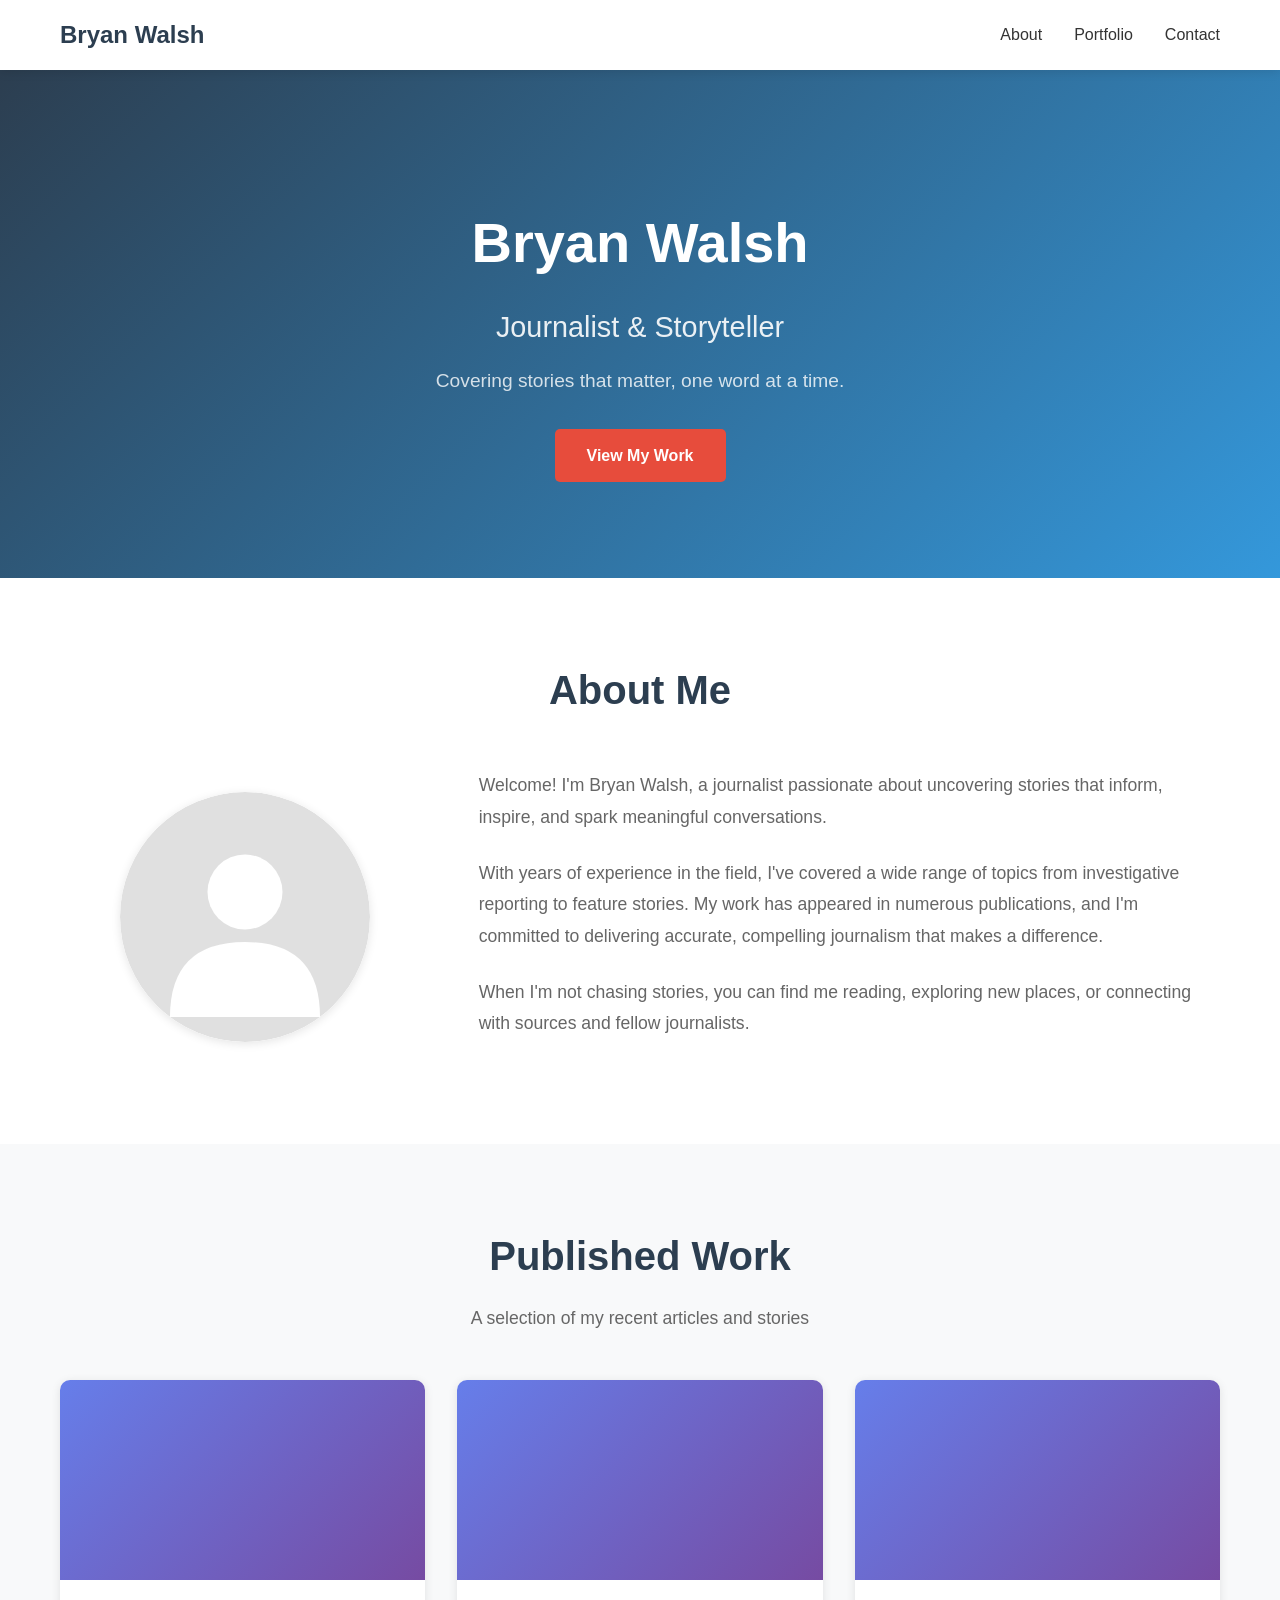
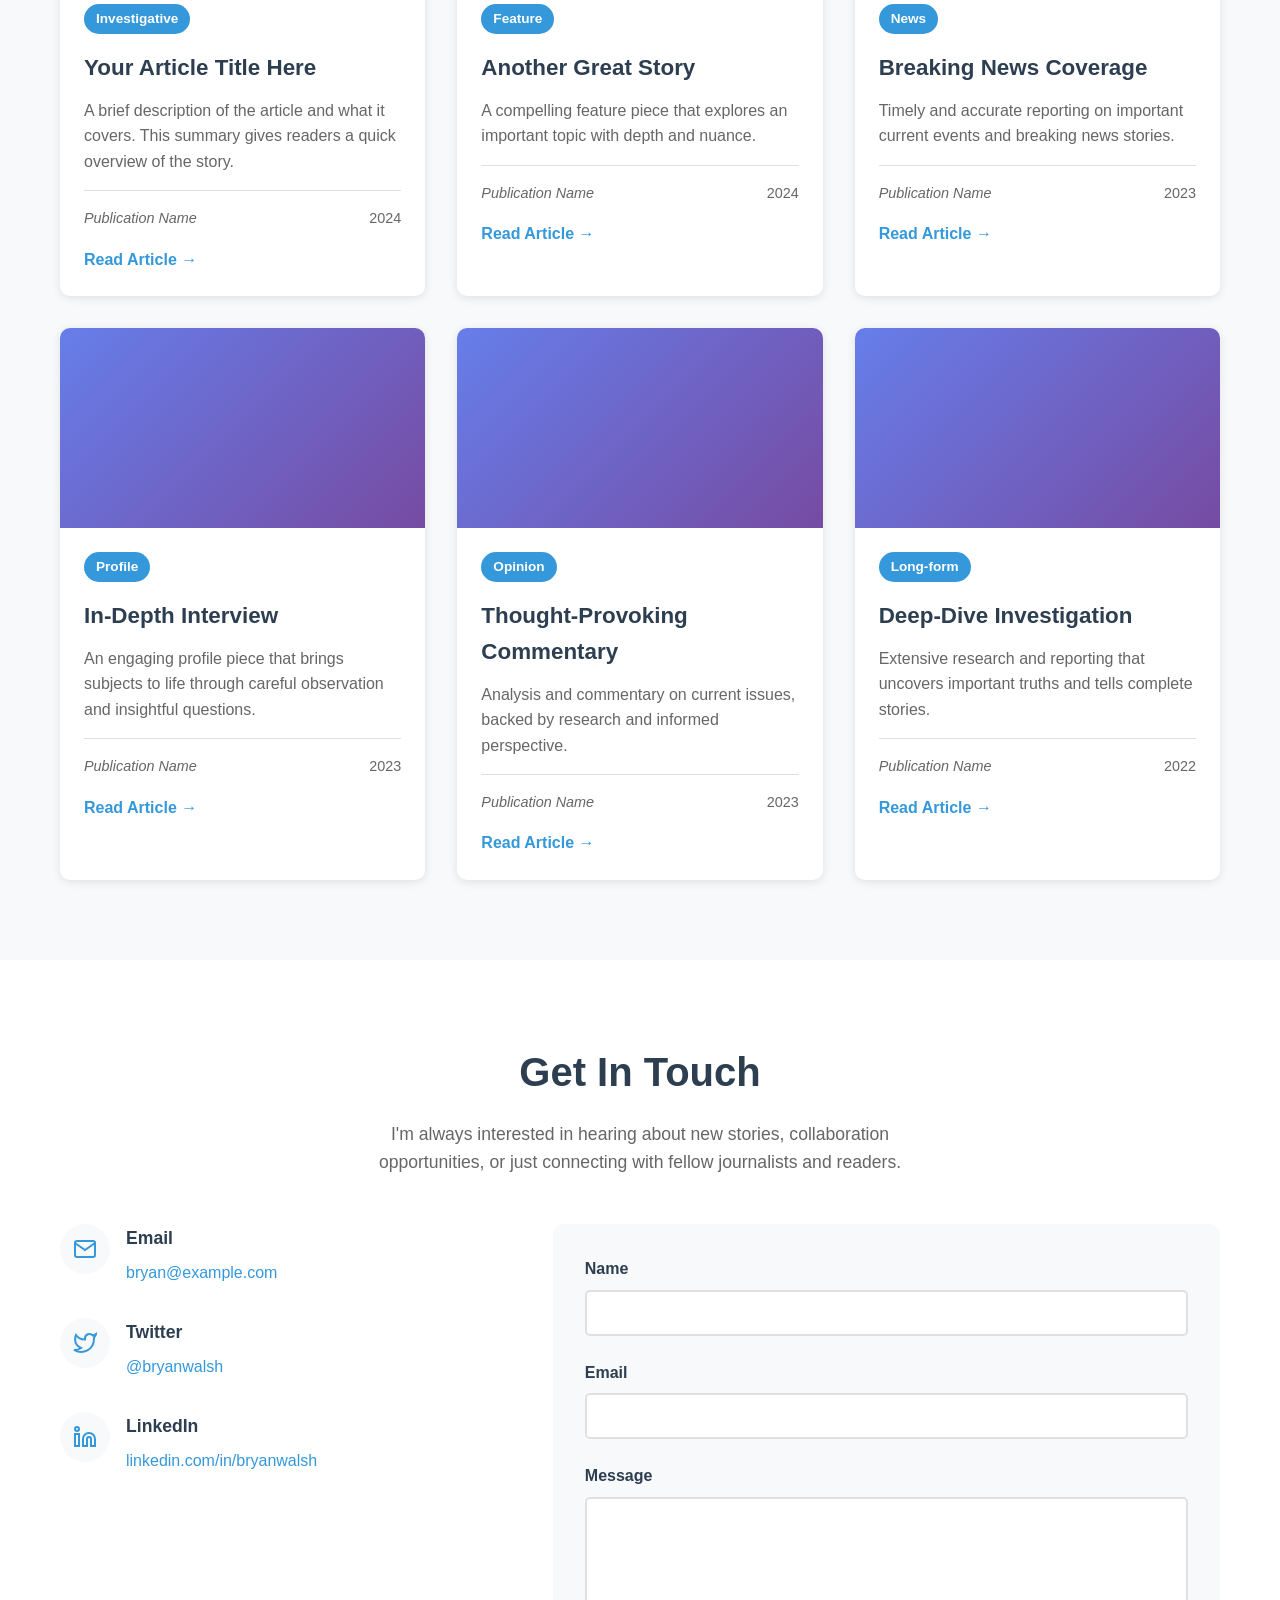
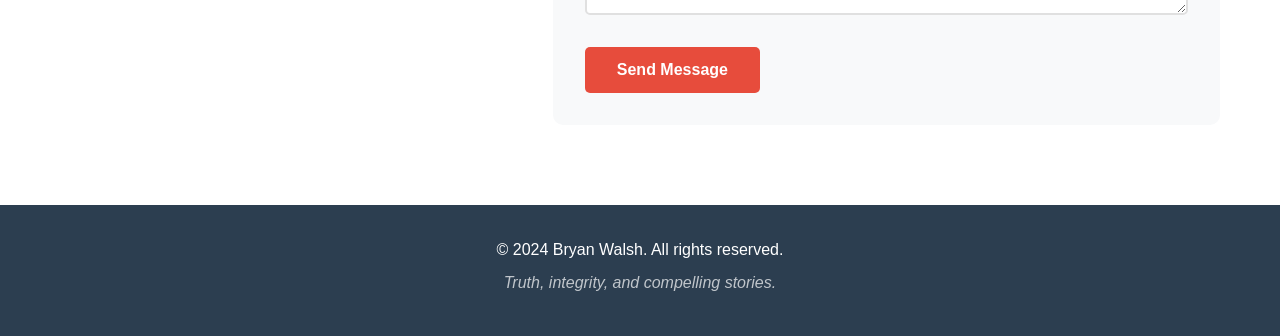
<file: index.html>
<!DOCTYPE html>
<html lang="en">
<head>
    <meta charset="UTF-8">
    <meta name="viewport" content="width=device-width, initial-scale=1.0">
    <meta name="description" content="Bryan Walsh - Journalist | Portfolio of published work and articles">
    <title>Bryan Walsh - Journalist</title>
    <link rel="stylesheet" href="styles.css">
</head>
<body>
    <!-- Navigation -->
    <nav class="navbar">
        <div class="container">
            <div class="nav-brand">Bryan Walsh</div>
            <ul class="nav-menu">
                <li><a href="#about" class="nav-link">About</a></li>
                <li><a href="#portfolio" class="nav-link">Portfolio</a></li>
                <li><a href="#contact" class="nav-link">Contact</a></li>
            </ul>
            <button class="mobile-menu-toggle" aria-label="Toggle menu">
                <span></span>
                <span></span>
                <span></span>
            </button>
        </div>
    </nav>

    <!-- Hero Section -->
    <header class="hero">
        <div class="container">
            <div class="hero-content">
                <h1 class="hero-title">Bryan Walsh</h1>
                <p class="hero-subtitle">Journalist & Storyteller</p>
                <p class="hero-description">Covering stories that matter, one word at a time.</p>
                <a href="#portfolio" class="btn btn-primary">View My Work</a>
            </div>
        </div>
    </header>

    <!-- About Section -->
    <section id="about" class="about-section">
        <div class="container">
            <h2 class="section-title">About Me</h2>
            <div class="about-content">
                <div class="about-image">
                    <div class="placeholder-image">
                        <svg width="200" height="200" viewBox="0 0 200 200" fill="none" xmlns="http://www.w3.org/2000/svg">
                            <circle cx="100" cy="100" r="100" fill="#e0e0e0"/>
                            <circle cx="100" cy="80" r="30" fill="#fff"/>
                            <path d="M40 180 Q40 120 100 120 Q160 120 160 180" fill="#fff"/>
                        </svg>
                    </div>
                </div>
                <div class="about-text">
                    <p>Welcome! I'm Bryan Walsh, a journalist passionate about uncovering stories that inform, inspire, and spark meaningful conversations.</p>
                    <p>With years of experience in the field, I've covered a wide range of topics from investigative reporting to feature stories. My work has appeared in numerous publications, and I'm committed to delivering accurate, compelling journalism that makes a difference.</p>
                    <p>When I'm not chasing stories, you can find me reading, exploring new places, or connecting with sources and fellow journalists.</p>
                </div>
            </div>
        </div>
    </section>

    <!-- Portfolio Section -->
    <section id="portfolio" class="portfolio-section">
        <div class="container">
            <h2 class="section-title">Published Work</h2>
            <p class="section-subtitle">A selection of my recent articles and stories</p>

            <div class="portfolio-grid">
                <!-- Article 1 -->
                <article class="portfolio-card">
                    <div class="card-image">
                        <div class="placeholder-article-image"></div>
                    </div>
                    <div class="card-content">
                        <span class="card-category">Investigative</span>
                        <h3 class="card-title">Your Article Title Here</h3>
                        <p class="card-description">A brief description of the article and what it covers. This summary gives readers a quick overview of the story.</p>
                        <div class="card-meta">
                            <span class="card-publication">Publication Name</span>
                            <span class="card-date">2024</span>
                        </div>
                        <a href="#" class="card-link">Read Article →</a>
                    </div>
                </article>

                <!-- Article 2 -->
                <article class="portfolio-card">
                    <div class="card-image">
                        <div class="placeholder-article-image"></div>
                    </div>
                    <div class="card-content">
                        <span class="card-category">Feature</span>
                        <h3 class="card-title">Another Great Story</h3>
                        <p class="card-description">A compelling feature piece that explores an important topic with depth and nuance.</p>
                        <div class="card-meta">
                            <span class="card-publication">Publication Name</span>
                            <span class="card-date">2024</span>
                        </div>
                        <a href="#" class="card-link">Read Article →</a>
                    </div>
                </article>

                <!-- Article 3 -->
                <article class="portfolio-card">
                    <div class="card-image">
                        <div class="placeholder-article-image"></div>
                    </div>
                    <div class="card-content">
                        <span class="card-category">News</span>
                        <h3 class="card-title">Breaking News Coverage</h3>
                        <p class="card-description">Timely and accurate reporting on important current events and breaking news stories.</p>
                        <div class="card-meta">
                            <span class="card-publication">Publication Name</span>
                            <span class="card-date">2023</span>
                        </div>
                        <a href="#" class="card-link">Read Article →</a>
                    </div>
                </article>

                <!-- Article 4 -->
                <article class="portfolio-card">
                    <div class="card-image">
                        <div class="placeholder-article-image"></div>
                    </div>
                    <div class="card-content">
                        <span class="card-category">Profile</span>
                        <h3 class="card-title">In-Depth Interview</h3>
                        <p class="card-description">An engaging profile piece that brings subjects to life through careful observation and insightful questions.</p>
                        <div class="card-meta">
                            <span class="card-publication">Publication Name</span>
                            <span class="card-date">2023</span>
                        </div>
                        <a href="#" class="card-link">Read Article →</a>
                    </div>
                </article>

                <!-- Article 5 -->
                <article class="portfolio-card">
                    <div class="card-image">
                        <div class="placeholder-article-image"></div>
                    </div>
                    <div class="card-content">
                        <span class="card-category">Opinion</span>
                        <h3 class="card-title">Thought-Provoking Commentary</h3>
                        <p class="card-description">Analysis and commentary on current issues, backed by research and informed perspective.</p>
                        <div class="card-meta">
                            <span class="card-publication">Publication Name</span>
                            <span class="card-date">2023</span>
                        </div>
                        <a href="#" class="card-link">Read Article →</a>
                    </div>
                </article>

                <!-- Article 6 -->
                <article class="portfolio-card">
                    <div class="card-image">
                        <div class="placeholder-article-image"></div>
                    </div>
                    <div class="card-content">
                        <span class="card-category">Long-form</span>
                        <h3 class="card-title">Deep-Dive Investigation</h3>
                        <p class="card-description">Extensive research and reporting that uncovers important truths and tells complete stories.</p>
                        <div class="card-meta">
                            <span class="card-publication">Publication Name</span>
                            <span class="card-date">2022</span>
                        </div>
                        <a href="#" class="card-link">Read Article →</a>
                    </div>
                </article>
            </div>
        </div>
    </section>

    <!-- Contact Section -->
    <section id="contact" class="contact-section">
        <div class="container">
            <h2 class="section-title">Get In Touch</h2>
            <p class="section-subtitle">I'm always interested in hearing about new stories, collaboration opportunities, or just connecting with fellow journalists and readers.</p>

            <div class="contact-content">
                <div class="contact-info">
                    <div class="contact-item">
                        <div class="contact-icon">
                            <svg width="24" height="24" viewBox="0 0 24 24" fill="none" stroke="currentColor" stroke-width="2">
                                <path d="M4 4h16c1.1 0 2 .9 2 2v12c0 1.1-.9 2-2 2H4c-1.1 0-2-.9-2-2V6c0-1.1.9-2 2-2z"></path>
                                <polyline points="22,6 12,13 2,6"></polyline>
                            </svg>
                        </div>
                        <div class="contact-details">
                            <h3>Email</h3>
                            <a href="mailto:bryan@example.com">bryan@example.com</a>
                        </div>
                    </div>

                    <div class="contact-item">
                        <div class="contact-icon">
                            <svg width="24" height="24" viewBox="0 0 24 24" fill="none" stroke="currentColor" stroke-width="2">
                                <path d="M23 3a10.9 10.9 0 01-3.14 1.53 4.48 4.48 0 00-7.86 3v1A10.66 10.66 0 013 4s-4 9 5 13a11.64 11.64 0 01-7 2c9 5 20 0 20-11.5a4.5 4.5 0 00-.08-.83A7.72 7.72 0 0023 3z"></path>
                            </svg>
                        </div>
                        <div class="contact-details">
                            <h3>Twitter</h3>
                            <a href="https://twitter.com/bryanwalsh" target="_blank" rel="noopener">@bryanwalsh</a>
                        </div>
                    </div>

                    <div class="contact-item">
                        <div class="contact-icon">
                            <svg width="24" height="24" viewBox="0 0 24 24" fill="none" stroke="currentColor" stroke-width="2">
                                <path d="M16 8a6 6 0 016 6v7h-4v-7a2 2 0 00-2-2 2 2 0 00-2 2v7h-4v-7a6 6 0 016-6zM2 9h4v12H2z"></path>
                                <circle cx="4" cy="4" r="2"></circle>
                            </svg>
                        </div>
                        <div class="contact-details">
                            <h3>LinkedIn</h3>
                            <a href="https://linkedin.com/in/bryanwalsh" target="_blank" rel="noopener">linkedin.com/in/bryanwalsh</a>
                        </div>
                    </div>
                </div>

                <form class="contact-form">
                    <div class="form-group">
                        <label for="name">Name</label>
                        <input type="text" id="name" name="name" required>
                    </div>
                    <div class="form-group">
                        <label for="email">Email</label>
                        <input type="email" id="email" name="email" required>
                    </div>
                    <div class="form-group">
                        <label for="message">Message</label>
                        <textarea id="message" name="message" rows="5" required></textarea>
                    </div>
                    <button type="submit" class="btn btn-primary">Send Message</button>
                </form>
            </div>
        </div>
    </section>

    <!-- Footer -->
    <footer class="footer">
        <div class="container">
            <p>&copy; 2024 Bryan Walsh. All rights reserved.</p>
            <p class="footer-tagline">Truth, integrity, and compelling stories.</p>
        </div>
    </footer>

    <script src="script.js"></script>
</body>
</html>
</file>
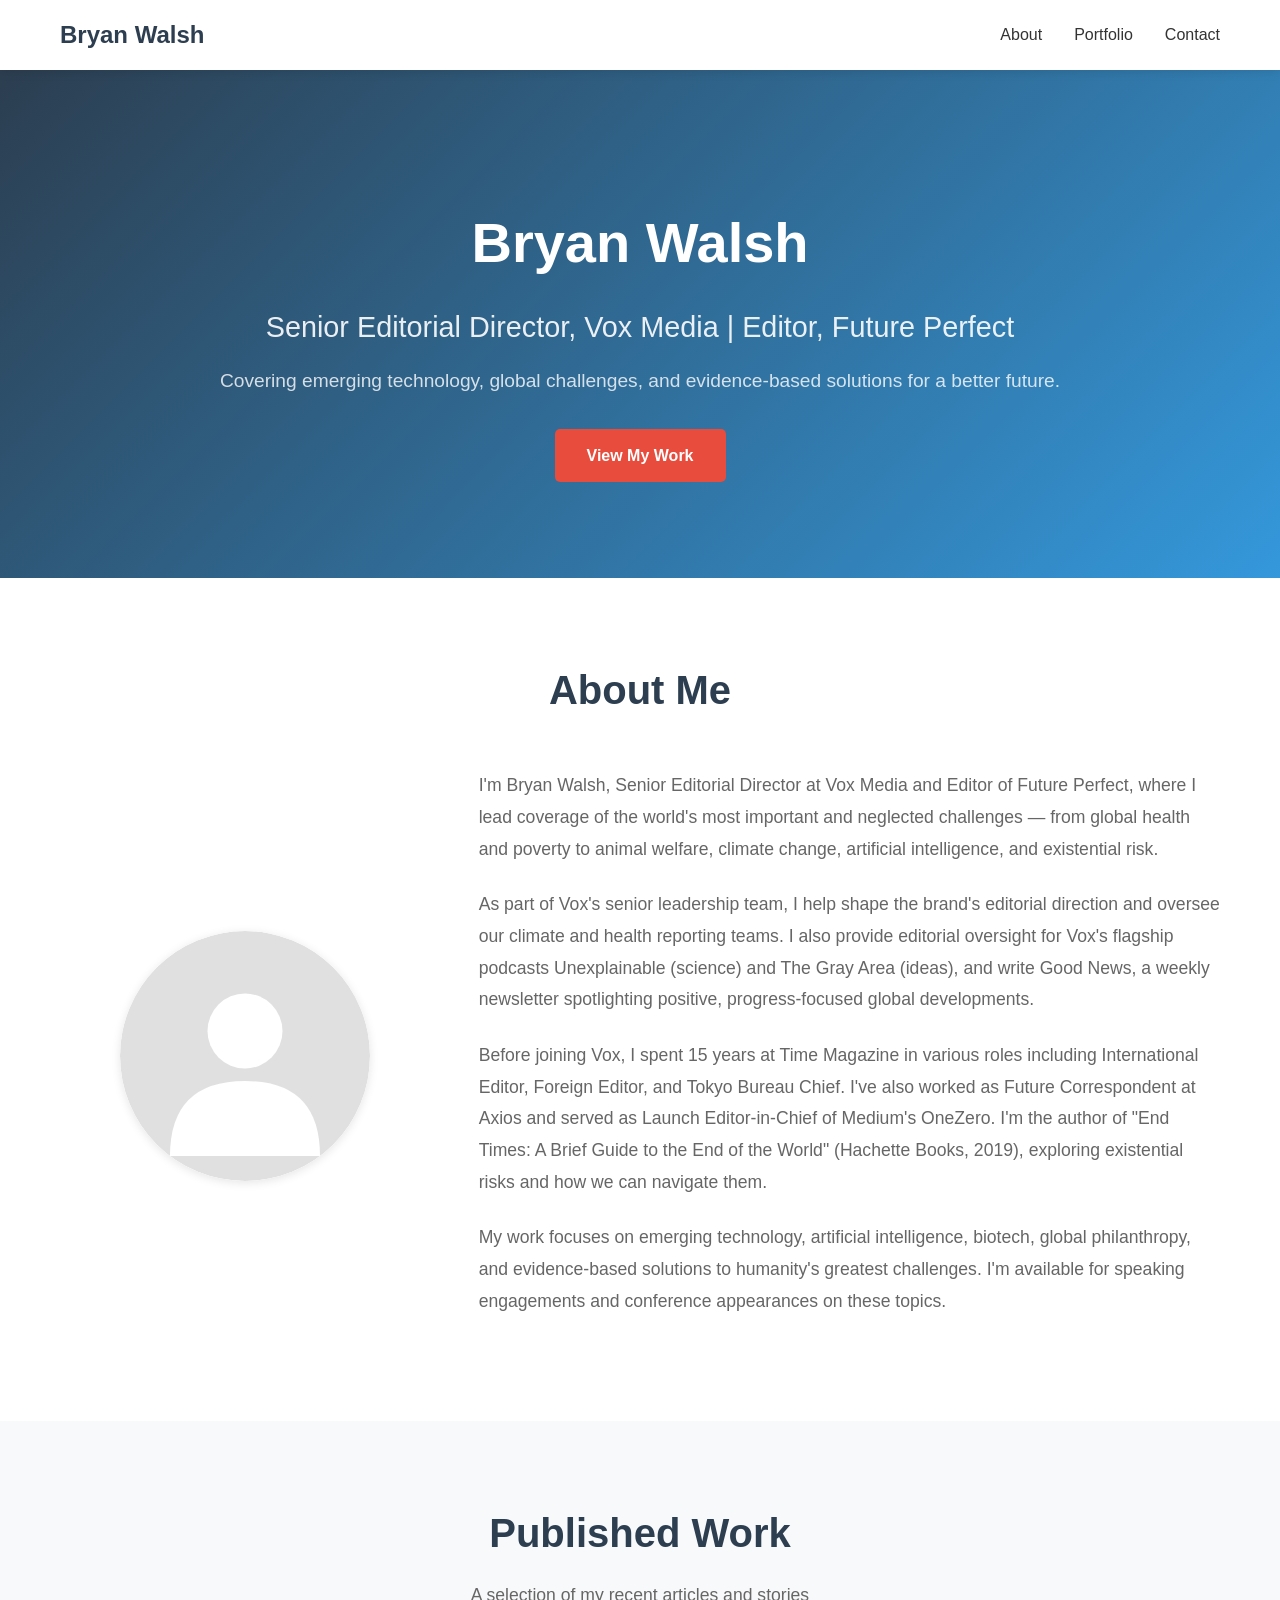
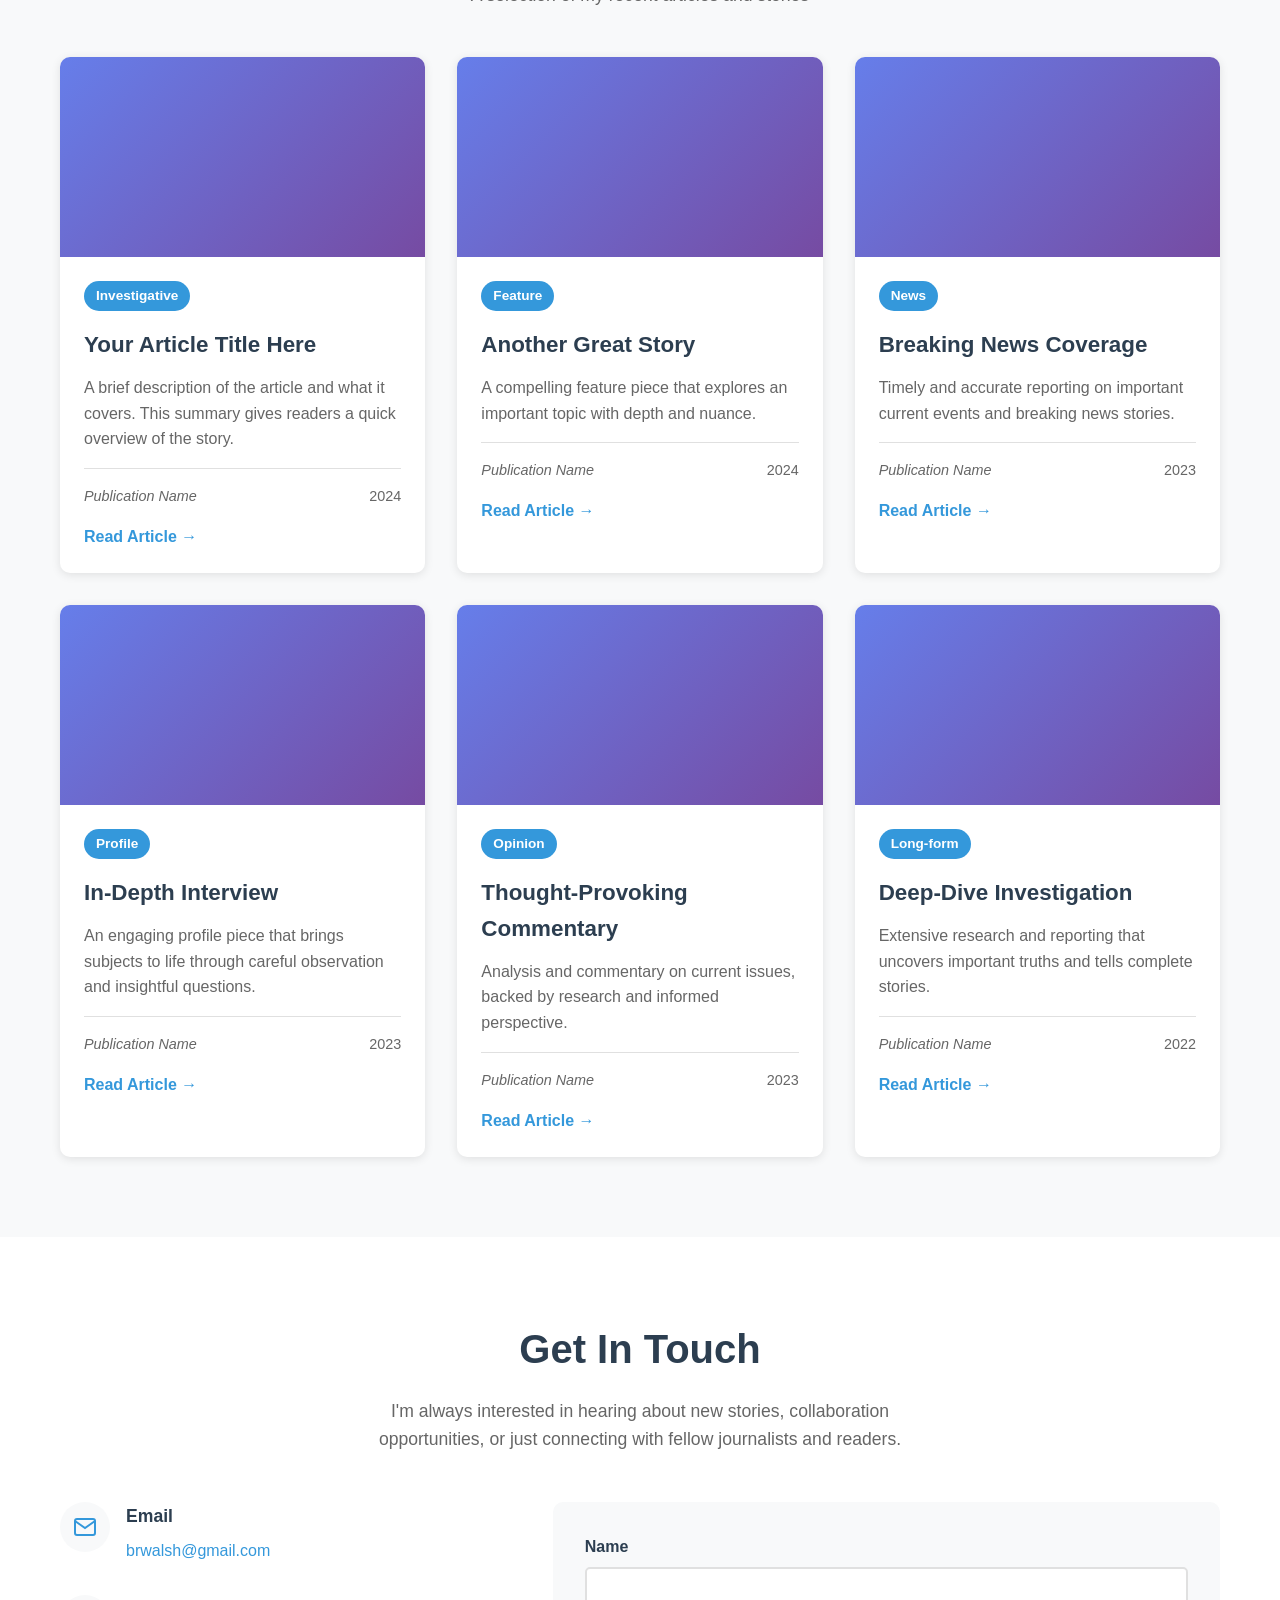
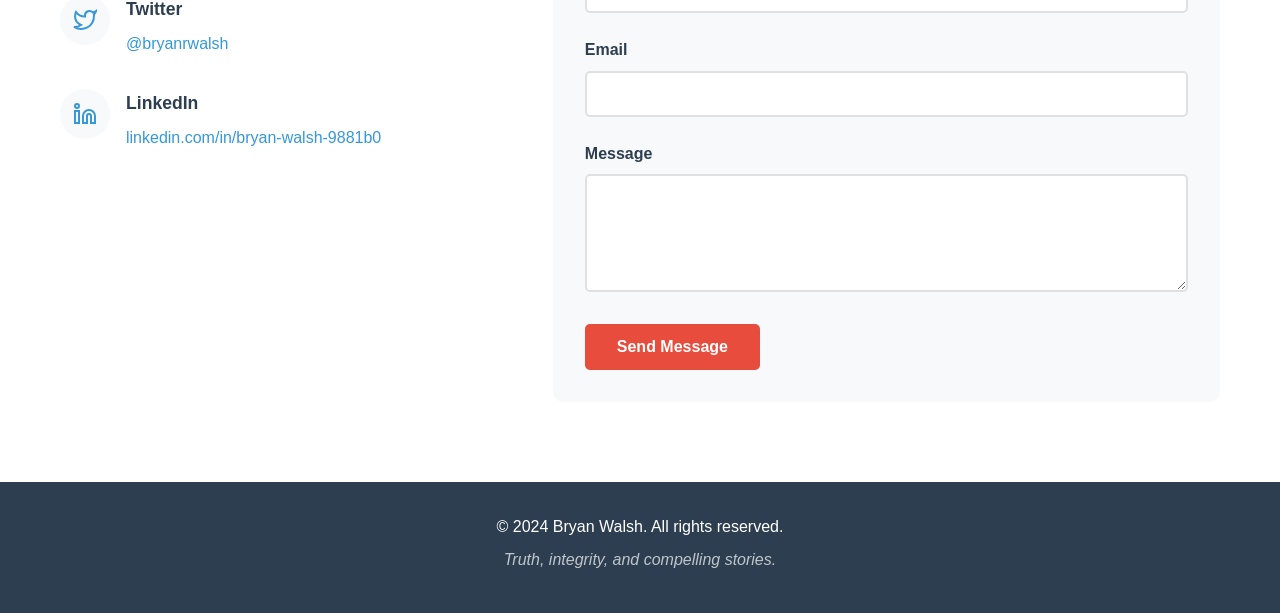
<file: portfolio-standalone.html>
<!DOCTYPE html>
<html lang="en">
<head>
    <meta charset="UTF-8">
    <meta name="viewport" content="width=device-width, initial-scale=1.0">
    <meta name="description" content="Bryan Walsh - Journalist | Portfolio of published work and articles">
    <title>Bryan Walsh - Journalist</title>
    <style>
        /* CSS Reset and Base Styles */
        * {
            margin: 0;
            padding: 0;
            box-sizing: border-box;
        }

        :root {
            --primary-color: #2c3e50;
            --secondary-color: #3498db;
            --accent-color: #e74c3c;
            --text-color: #333;
            --text-light: #666;
            --bg-light: #f8f9fa;
            --bg-white: #ffffff;
            --border-color: #e0e0e0;
            --shadow: 0 2px 10px rgba(0, 0, 0, 0.1);
            --shadow-hover: 0 5px 20px rgba(0, 0, 0, 0.15);
            --transition: all 0.3s ease;
        }

        html {
            scroll-behavior: smooth;
        }

        body {
            font-family: -apple-system, BlinkMacSystemFont, 'Segoe UI', Roboto, 'Helvetica Neue', Arial, sans-serif;
            line-height: 1.6;
            color: var(--text-color);
            background-color: var(--bg-white);
        }

        .container {
            max-width: 1200px;
            margin: 0 auto;
            padding: 0 20px;
        }

        /* Navigation */
        .navbar {
            background-color: var(--bg-white);
            box-shadow: var(--shadow);
            position: sticky;
            top: 0;
            z-index: 1000;
            padding: 1rem 0;
        }

        .navbar .container {
            display: flex;
            justify-content: space-between;
            align-items: center;
        }

        .nav-brand {
            font-size: 1.5rem;
            font-weight: 700;
            color: var(--primary-color);
        }

        .nav-menu {
            display: flex;
            list-style: none;
            gap: 2rem;
        }

        .nav-link {
            text-decoration: none;
            color: var(--text-color);
            font-weight: 500;
            transition: var(--transition);
            position: relative;
        }

        .nav-link:hover {
            color: var(--secondary-color);
        }

        .nav-link::after {
            content: '';
            position: absolute;
            bottom: -5px;
            left: 0;
            width: 0;
            height: 2px;
            background-color: var(--secondary-color);
            transition: var(--transition);
        }

        .nav-link:hover::after {
            width: 100%;
        }

        .mobile-menu-toggle {
            display: none;
            flex-direction: column;
            background: none;
            border: none;
            cursor: pointer;
            padding: 5px;
        }

        .mobile-menu-toggle span {
            width: 25px;
            height: 3px;
            background-color: var(--primary-color);
            margin: 3px 0;
            transition: var(--transition);
        }

        /* Hero Section */
        .hero {
            background: linear-gradient(135deg, var(--primary-color) 0%, var(--secondary-color) 100%);
            color: white;
            padding: 8rem 0 6rem;
            text-align: center;
        }

        .hero-title {
            font-size: 3.5rem;
            font-weight: 700;
            margin-bottom: 1rem;
            animation: fadeInUp 0.8s ease;
        }

        .hero-subtitle {
            font-size: 1.8rem;
            margin-bottom: 1rem;
            opacity: 0.9;
            animation: fadeInUp 0.8s ease 0.2s backwards;
        }

        .hero-description {
            font-size: 1.2rem;
            margin-bottom: 2rem;
            opacity: 0.8;
            animation: fadeInUp 0.8s ease 0.4s backwards;
        }

        @keyframes fadeInUp {
            from {
                opacity: 0;
                transform: translateY(30px);
            }
            to {
                opacity: 1;
                transform: translateY(0);
            }
        }

        /* Buttons */
        .btn {
            display: inline-block;
            padding: 0.875rem 2rem;
            text-decoration: none;
            border-radius: 5px;
            font-weight: 600;
            transition: var(--transition);
            cursor: pointer;
            border: none;
            font-size: 1rem;
        }

        .btn-primary {
            background-color: var(--accent-color);
            color: white;
        }

        .btn-primary:hover {
            background-color: #c0392b;
            transform: translateY(-2px);
            box-shadow: 0 5px 15px rgba(231, 76, 60, 0.3);
        }

        /* Section Styles */
        section {
            padding: 5rem 0;
        }

        .section-title {
            font-size: 2.5rem;
            font-weight: 700;
            text-align: center;
            margin-bottom: 1rem;
            color: var(--primary-color);
        }

        .section-subtitle {
            text-align: center;
            color: var(--text-light);
            font-size: 1.1rem;
            margin-bottom: 3rem;
            max-width: 600px;
            margin-left: auto;
            margin-right: auto;
        }

        /* About Section */
        .about-section {
            background-color: var(--bg-white);
        }

        .about-content {
            display: grid;
            grid-template-columns: 1fr 2fr;
            gap: 3rem;
            align-items: center;
            margin-top: 3rem;
        }

        .about-image {
            text-align: center;
        }

        .placeholder-image {
            width: 250px;
            height: 250px;
            margin: 0 auto;
            border-radius: 50%;
            overflow: hidden;
            box-shadow: var(--shadow);
        }

        .placeholder-image svg {
            width: 100%;
            height: 100%;
        }

        .about-text p {
            margin-bottom: 1.5rem;
            font-size: 1.1rem;
            line-height: 1.8;
            color: var(--text-light);
        }

        /* Portfolio Section */
        .portfolio-section {
            background-color: var(--bg-light);
        }

        .portfolio-grid {
            display: grid;
            grid-template-columns: repeat(auto-fill, minmax(350px, 1fr));
            gap: 2rem;
            margin-top: 3rem;
        }

        .portfolio-card {
            background-color: var(--bg-white);
            border-radius: 10px;
            overflow: hidden;
            box-shadow: var(--shadow);
            transition: var(--transition);
        }

        .portfolio-card:hover {
            transform: translateY(-5px);
            box-shadow: var(--shadow-hover);
        }

        .card-image {
            width: 100%;
            height: 200px;
            overflow: hidden;
        }

        .placeholder-article-image {
            width: 100%;
            height: 100%;
            background: linear-gradient(135deg, #667eea 0%, #764ba2 100%);
        }

        .card-content {
            padding: 1.5rem;
        }

        .card-category {
            display: inline-block;
            background-color: var(--secondary-color);
            color: white;
            padding: 0.25rem 0.75rem;
            border-radius: 20px;
            font-size: 0.85rem;
            font-weight: 600;
            margin-bottom: 1rem;
        }

        .card-title {
            font-size: 1.4rem;
            font-weight: 700;
            margin-bottom: 0.75rem;
            color: var(--primary-color);
        }

        .card-description {
            color: var(--text-light);
            margin-bottom: 1rem;
            line-height: 1.6;
        }

        .card-meta {
            display: flex;
            justify-content: space-between;
            align-items: center;
            margin-bottom: 1rem;
            padding-top: 1rem;
            border-top: 1px solid var(--border-color);
            font-size: 0.9rem;
            color: var(--text-light);
        }

        .card-publication {
            font-style: italic;
        }

        .card-link {
            display: inline-block;
            color: var(--secondary-color);
            text-decoration: none;
            font-weight: 600;
            transition: var(--transition);
        }

        .card-link:hover {
            color: var(--accent-color);
            transform: translateX(5px);
        }

        /* Contact Section */
        .contact-section {
            background-color: var(--bg-white);
        }

        .contact-content {
            display: grid;
            grid-template-columns: 1fr 1.5fr;
            gap: 3rem;
            margin-top: 3rem;
        }

        .contact-info {
            display: flex;
            flex-direction: column;
            gap: 2rem;
        }

        .contact-item {
            display: flex;
            gap: 1rem;
            align-items: flex-start;
        }

        .contact-icon {
            width: 50px;
            height: 50px;
            background-color: var(--bg-light);
            border-radius: 50%;
            display: flex;
            align-items: center;
            justify-content: center;
            color: var(--secondary-color);
            flex-shrink: 0;
        }

        .contact-details h3 {
            font-size: 1.1rem;
            margin-bottom: 0.5rem;
            color: var(--primary-color);
        }

        .contact-details a {
            color: var(--secondary-color);
            text-decoration: none;
            transition: var(--transition);
        }

        .contact-details a:hover {
            color: var(--accent-color);
        }

        /* Contact Form */
        .contact-form {
            background-color: var(--bg-light);
            padding: 2rem;
            border-radius: 10px;
        }

        .form-group {
            margin-bottom: 1.5rem;
        }

        .form-group label {
            display: block;
            margin-bottom: 0.5rem;
            font-weight: 600;
            color: var(--primary-color);
        }

        .form-group input,
        .form-group textarea {
            width: 100%;
            padding: 0.75rem;
            border: 2px solid var(--border-color);
            border-radius: 5px;
            font-family: inherit;
            font-size: 1rem;
            transition: var(--transition);
        }

        .form-group input:focus,
        .form-group textarea:focus {
            outline: none;
            border-color: var(--secondary-color);
        }

        .form-group textarea {
            resize: vertical;
        }

        /* Footer */
        .footer {
            background-color: var(--primary-color);
            color: white;
            text-align: center;
            padding: 2rem 0;
        }

        .footer p {
            margin-bottom: 0.5rem;
        }

        .footer-tagline {
            opacity: 0.7;
            font-style: italic;
        }

        /* Responsive Design */
        @media (max-width: 768px) {
            .nav-menu {
                display: none;
                flex-direction: column;
                position: absolute;
                top: 100%;
                left: 0;
                right: 0;
                background-color: var(--bg-white);
                box-shadow: var(--shadow);
                padding: 1rem;
                gap: 1rem;
            }

            .nav-menu.active {
                display: flex;
            }

            .mobile-menu-toggle {
                display: flex;
            }

            .hero-title {
                font-size: 2.5rem;
            }

            .hero-subtitle {
                font-size: 1.4rem;
            }

            .hero-description {
                font-size: 1rem;
            }

            .about-content {
                grid-template-columns: 1fr;
                text-align: center;
            }

            .portfolio-grid {
                grid-template-columns: 1fr;
            }

            .contact-content {
                grid-template-columns: 1fr;
            }

            section {
                padding: 3rem 0;
            }

            .section-title {
                font-size: 2rem;
            }
        }

        @media (max-width: 480px) {
            .hero {
                padding: 5rem 0 3rem;
            }

            .hero-title {
                font-size: 2rem;
            }

            .hero-subtitle {
                font-size: 1.2rem;
            }

            .section-title {
                font-size: 1.75rem;
            }

            .portfolio-grid {
                grid-template-columns: 1fr;
                gap: 1.5rem;
            }
        }
    </style>
</head>
<body>
    <!-- Navigation -->
    <nav class="navbar">
        <div class="container">
            <div class="nav-brand">Bryan Walsh</div>
            <ul class="nav-menu">
                <li><a href="#about" class="nav-link">About</a></li>
                <li><a href="#portfolio" class="nav-link">Portfolio</a></li>
                <li><a href="#contact" class="nav-link">Contact</a></li>
            </ul>
            <button class="mobile-menu-toggle" aria-label="Toggle menu">
                <span></span>
                <span></span>
                <span></span>
            </button>
        </div>
    </nav>

    <!-- Hero Section -->
    <header class="hero">
        <div class="container">
            <div class="hero-content">
                <h1 class="hero-title">Bryan Walsh</h1>
                <p class="hero-subtitle">Senior Editorial Director, Vox Media | Editor, Future Perfect</p>
                <p class="hero-description">Covering emerging technology, global challenges, and evidence-based solutions for a better future.</p>
                <a href="#portfolio" class="btn btn-primary">View My Work</a>
            </div>
        </div>
    </header>

    <!-- About Section -->
    <section id="about" class="about-section">
        <div class="container">
            <h2 class="section-title">About Me</h2>
            <div class="about-content">
                <div class="about-image">
                    <div class="placeholder-image">
                        <svg width="200" height="200" viewBox="0 0 200 200" fill="none" xmlns="http://www.w3.org/2000/svg">
                            <circle cx="100" cy="100" r="100" fill="#e0e0e0"/>
                            <circle cx="100" cy="80" r="30" fill="#fff"/>
                            <path d="M40 180 Q40 120 100 120 Q160 120 160 180" fill="#fff"/>
                        </svg>
                    </div>
                </div>
                <div class="about-text">
                    <p>I'm Bryan Walsh, Senior Editorial Director at Vox Media and Editor of Future Perfect, where I lead coverage of the world's most important and neglected challenges — from global health and poverty to animal welfare, climate change, artificial intelligence, and existential risk.</p>
                    <p>As part of Vox's senior leadership team, I help shape the brand's editorial direction and oversee our climate and health reporting teams. I also provide editorial oversight for Vox's flagship podcasts Unexplainable (science) and The Gray Area (ideas), and write Good News, a weekly newsletter spotlighting positive, progress-focused global developments.</p>
                    <p>Before joining Vox, I spent 15 years at Time Magazine in various roles including International Editor, Foreign Editor, and Tokyo Bureau Chief. I've also worked as Future Correspondent at Axios and served as Launch Editor-in-Chief of Medium's OneZero. I'm the author of "End Times: A Brief Guide to the End of the World" (Hachette Books, 2019), exploring existential risks and how we can navigate them.</p>
                    <p>My work focuses on emerging technology, artificial intelligence, biotech, global philanthropy, and evidence-based solutions to humanity's greatest challenges. I'm available for speaking engagements and conference appearances on these topics.</p>
                </div>
            </div>
        </div>
    </section>

    <!-- Portfolio Section -->
    <section id="portfolio" class="portfolio-section">
        <div class="container">
            <h2 class="section-title">Published Work</h2>
            <p class="section-subtitle">A selection of my recent articles and stories</p>

            <div class="portfolio-grid">
                <!-- Article 1 -->
                <article class="portfolio-card">
                    <div class="card-image">
                        <div class="placeholder-article-image"></div>
                    </div>
                    <div class="card-content">
                        <span class="card-category">Investigative</span>
                        <h3 class="card-title">Your Article Title Here</h3>
                        <p class="card-description">A brief description of the article and what it covers. This summary gives readers a quick overview of the story.</p>
                        <div class="card-meta">
                            <span class="card-publication">Publication Name</span>
                            <span class="card-date">2024</span>
                        </div>
                        <a href="#" class="card-link">Read Article →</a>
                    </div>
                </article>

                <!-- Article 2 -->
                <article class="portfolio-card">
                    <div class="card-image">
                        <div class="placeholder-article-image"></div>
                    </div>
                    <div class="card-content">
                        <span class="card-category">Feature</span>
                        <h3 class="card-title">Another Great Story</h3>
                        <p class="card-description">A compelling feature piece that explores an important topic with depth and nuance.</p>
                        <div class="card-meta">
                            <span class="card-publication">Publication Name</span>
                            <span class="card-date">2024</span>
                        </div>
                        <a href="#" class="card-link">Read Article →</a>
                    </div>
                </article>

                <!-- Article 3 -->
                <article class="portfolio-card">
                    <div class="card-image">
                        <div class="placeholder-article-image"></div>
                    </div>
                    <div class="card-content">
                        <span class="card-category">News</span>
                        <h3 class="card-title">Breaking News Coverage</h3>
                        <p class="card-description">Timely and accurate reporting on important current events and breaking news stories.</p>
                        <div class="card-meta">
                            <span class="card-publication">Publication Name</span>
                            <span class="card-date">2023</span>
                        </div>
                        <a href="#" class="card-link">Read Article →</a>
                    </div>
                </article>

                <!-- Article 4 -->
                <article class="portfolio-card">
                    <div class="card-image">
                        <div class="placeholder-article-image"></div>
                    </div>
                    <div class="card-content">
                        <span class="card-category">Profile</span>
                        <h3 class="card-title">In-Depth Interview</h3>
                        <p class="card-description">An engaging profile piece that brings subjects to life through careful observation and insightful questions.</p>
                        <div class="card-meta">
                            <span class="card-publication">Publication Name</span>
                            <span class="card-date">2023</span>
                        </div>
                        <a href="#" class="card-link">Read Article →</a>
                    </div>
                </article>

                <!-- Article 5 -->
                <article class="portfolio-card">
                    <div class="card-image">
                        <div class="placeholder-article-image"></div>
                    </div>
                    <div class="card-content">
                        <span class="card-category">Opinion</span>
                        <h3 class="card-title">Thought-Provoking Commentary</h3>
                        <p class="card-description">Analysis and commentary on current issues, backed by research and informed perspective.</p>
                        <div class="card-meta">
                            <span class="card-publication">Publication Name</span>
                            <span class="card-date">2023</span>
                        </div>
                        <a href="#" class="card-link">Read Article →</a>
                    </div>
                </article>

                <!-- Article 6 -->
                <article class="portfolio-card">
                    <div class="card-image">
                        <div class="placeholder-article-image"></div>
                    </div>
                    <div class="card-content">
                        <span class="card-category">Long-form</span>
                        <h3 class="card-title">Deep-Dive Investigation</h3>
                        <p class="card-description">Extensive research and reporting that uncovers important truths and tells complete stories.</p>
                        <div class="card-meta">
                            <span class="card-publication">Publication Name</span>
                            <span class="card-date">2022</span>
                        </div>
                        <a href="#" class="card-link">Read Article →</a>
                    </div>
                </article>
            </div>
        </div>
    </section>

    <!-- Contact Section -->
    <section id="contact" class="contact-section">
        <div class="container">
            <h2 class="section-title">Get In Touch</h2>
            <p class="section-subtitle">I'm always interested in hearing about new stories, collaboration opportunities, or just connecting with fellow journalists and readers.</p>

            <div class="contact-content">
                <div class="contact-info">
                    <div class="contact-item">
                        <div class="contact-icon">
                            <svg width="24" height="24" viewBox="0 0 24 24" fill="none" stroke="currentColor" stroke-width="2">
                                <path d="M4 4h16c1.1 0 2 .9 2 2v12c0 1.1-.9 2-2 2H4c-1.1 0-2-.9-2-2V6c0-1.1.9-2 2-2z"></path>
                                <polyline points="22,6 12,13 2,6"></polyline>
                            </svg>
                        </div>
                        <div class="contact-details">
                            <h3>Email</h3>
                            <a href="mailto:brwalsh@gmail.com">brwalsh@gmail.com</a>
                        </div>
                    </div>

                    <div class="contact-item">
                        <div class="contact-icon">
                            <svg width="24" height="24" viewBox="0 0 24 24" fill="none" stroke="currentColor" stroke-width="2">
                                <path d="M23 3a10.9 10.9 0 01-3.14 1.53 4.48 4.48 0 00-7.86 3v1A10.66 10.66 0 013 4s-4 9 5 13a11.64 11.64 0 01-7 2c9 5 20 0 20-11.5a4.5 4.5 0 00-.08-.83A7.72 7.72 0 0023 3z"></path>
                            </svg>
                        </div>
                        <div class="contact-details">
                            <h3>Twitter</h3>
                            <a href="https://twitter.com/bryanrwalsh" target="_blank" rel="noopener">@bryanrwalsh</a>
                        </div>
                    </div>

                    <div class="contact-item">
                        <div class="contact-icon">
                            <svg width="24" height="24" viewBox="0 0 24 24" fill="none" stroke="currentColor" stroke-width="2">
                                <path d="M16 8a6 6 0 016 6v7h-4v-7a2 2 0 00-2-2 2 2 0 00-2 2v7h-4v-7a6 6 0 016-6zM2 9h4v12H2z"></path>
                                <circle cx="4" cy="4" r="2"></circle>
                            </svg>
                        </div>
                        <div class="contact-details">
                            <h3>LinkedIn</h3>
                            <a href="https://linkedin.com/in/bryan-walsh-9881b0" target="_blank" rel="noopener">linkedin.com/in/bryan-walsh-9881b0</a>
                        </div>
                    </div>
                </div>

                <form class="contact-form">
                    <div class="form-group">
                        <label for="name">Name</label>
                        <input type="text" id="name" name="name" required>
                    </div>
                    <div class="form-group">
                        <label for="email">Email</label>
                        <input type="email" id="email" name="email" required>
                    </div>
                    <div class="form-group">
                        <label for="message">Message</label>
                        <textarea id="message" name="message" rows="5" required></textarea>
                    </div>
                    <button type="submit" class="btn btn-primary">Send Message</button>
                </form>
            </div>
        </div>
    </section>

    <!-- Footer -->
    <footer class="footer">
        <div class="container">
            <p>&copy; 2024 Bryan Walsh. All rights reserved.</p>
            <p class="footer-tagline">Truth, integrity, and compelling stories.</p>
        </div>
    </footer>

    <script>
        // Mobile Menu Toggle
        const mobileMenuToggle = document.querySelector('.mobile-menu-toggle');
        const navMenu = document.querySelector('.nav-menu');

        mobileMenuToggle.addEventListener('click', () => {
            navMenu.classList.toggle('active');
            mobileMenuToggle.classList.toggle('active');
        });

        // Close mobile menu when clicking on a link
        const navLinks = document.querySelectorAll('.nav-link');
        navLinks.forEach(link => {
            link.addEventListener('click', () => {
                navMenu.classList.remove('active');
                mobileMenuToggle.classList.remove('active');
            });
        });

        // Smooth scroll with offset for sticky navbar
        document.querySelectorAll('a[href^="#"]').forEach(anchor => {
            anchor.addEventListener('click', function (e) {
                e.preventDefault();
                const target = document.querySelector(this.getAttribute('href'));
                if (target) {
                    const offsetTop = target.offsetTop - 80;
                    window.scrollTo({
                        top: offsetTop,
                        behavior: 'smooth'
                    });
                }
            });
        });

        // Add active class to nav links on scroll
        const sections = document.querySelectorAll('section');
        const navLinksForActive = document.querySelectorAll('.nav-link');

        window.addEventListener('scroll', () => {
            let current = '';
            sections.forEach(section => {
                const sectionTop = section.offsetTop;
                const sectionHeight = section.clientHeight;
                if (pageYOffset >= (sectionTop - 100)) {
                    current = section.getAttribute('id');
                }
            });

            navLinksForActive.forEach(link => {
                link.classList.remove('active');
                if (link.getAttribute('href') === `#${current}`) {
                    link.classList.add('active');
                }
            });
        });

        // Form submission
        const contactForm = document.querySelector('.contact-form');
        contactForm.addEventListener('submit', (e) => {
            e.preventDefault();

            const formData = new FormData(contactForm);
            const name = formData.get('name');
            const email = formData.get('email');
            const message = formData.get('message');

            alert(`Thank you for your message, ${name}! I'll get back to you soon at ${email}.`);
            contactForm.reset();
        });

        // Add animation on scroll for portfolio cards
        const observerOptions = {
            threshold: 0.1,
            rootMargin: '0px 0px -50px 0px'
        };

        const observer = new IntersectionObserver((entries) => {
            entries.forEach(entry => {
                if (entry.isIntersecting) {
                    entry.target.style.opacity = '1';
                    entry.target.style.transform = 'translateY(0)';
                }
            });
        }, observerOptions);

        // Observe portfolio cards
        const portfolioCards = document.querySelectorAll('.portfolio-card');
        portfolioCards.forEach((card, index) => {
            card.style.opacity = '0';
            card.style.transform = 'translateY(30px)';
            card.style.transition = `opacity 0.6s ease ${index * 0.1}s, transform 0.6s ease ${index * 0.1}s`;
            observer.observe(card);
        });

        // Add navbar background on scroll
        const navbar = document.querySelector('.navbar');
        window.addEventListener('scroll', () => {
            if (window.scrollY > 100) {
                navbar.style.boxShadow = '0 2px 20px rgba(0, 0, 0, 0.1)';
            } else {
                navbar.style.boxShadow = '0 2px 10px rgba(0, 0, 0, 0.1)';
            }
        });
    </script>
</body>
</html>
</file>
<file: styles.css>
/* CSS Reset and Base Styles */
* {
    margin: 0;
    padding: 0;
    box-sizing: border-box;
}

:root {
    --primary-color: #2c3e50;
    --secondary-color: #3498db;
    --accent-color: #e74c3c;
    --text-color: #333;
    --text-light: #666;
    --bg-light: #f8f9fa;
    --bg-white: #ffffff;
    --border-color: #e0e0e0;
    --shadow: 0 2px 10px rgba(0, 0, 0, 0.1);
    --shadow-hover: 0 5px 20px rgba(0, 0, 0, 0.15);
    --transition: all 0.3s ease;
}

html {
    scroll-behavior: smooth;
}

body {
    font-family: -apple-system, BlinkMacSystemFont, 'Segoe UI', Roboto, 'Helvetica Neue', Arial, sans-serif;
    line-height: 1.6;
    color: var(--text-color);
    background-color: var(--bg-white);
}

.container {
    max-width: 1200px;
    margin: 0 auto;
    padding: 0 20px;
}

/* Navigation */
.navbar {
    background-color: var(--bg-white);
    box-shadow: var(--shadow);
    position: sticky;
    top: 0;
    z-index: 1000;
    padding: 1rem 0;
}

.navbar .container {
    display: flex;
    justify-content: space-between;
    align-items: center;
}

.nav-brand {
    font-size: 1.5rem;
    font-weight: 700;
    color: var(--primary-color);
}

.nav-menu {
    display: flex;
    list-style: none;
    gap: 2rem;
}

.nav-link {
    text-decoration: none;
    color: var(--text-color);
    font-weight: 500;
    transition: var(--transition);
    position: relative;
}

.nav-link:hover {
    color: var(--secondary-color);
}

.nav-link::after {
    content: '';
    position: absolute;
    bottom: -5px;
    left: 0;
    width: 0;
    height: 2px;
    background-color: var(--secondary-color);
    transition: var(--transition);
}

.nav-link:hover::after {
    width: 100%;
}

.mobile-menu-toggle {
    display: none;
    flex-direction: column;
    background: none;
    border: none;
    cursor: pointer;
    padding: 5px;
}

.mobile-menu-toggle span {
    width: 25px;
    height: 3px;
    background-color: var(--primary-color);
    margin: 3px 0;
    transition: var(--transition);
}

/* Hero Section */
.hero {
    background: linear-gradient(135deg, var(--primary-color) 0%, var(--secondary-color) 100%);
    color: white;
    padding: 8rem 0 6rem;
    text-align: center;
}

.hero-title {
    font-size: 3.5rem;
    font-weight: 700;
    margin-bottom: 1rem;
    animation: fadeInUp 0.8s ease;
}

.hero-subtitle {
    font-size: 1.8rem;
    margin-bottom: 1rem;
    opacity: 0.9;
    animation: fadeInUp 0.8s ease 0.2s backwards;
}

.hero-description {
    font-size: 1.2rem;
    margin-bottom: 2rem;
    opacity: 0.8;
    animation: fadeInUp 0.8s ease 0.4s backwards;
}

@keyframes fadeInUp {
    from {
        opacity: 0;
        transform: translateY(30px);
    }
    to {
        opacity: 1;
        transform: translateY(0);
    }
}

/* Buttons */
.btn {
    display: inline-block;
    padding: 0.875rem 2rem;
    text-decoration: none;
    border-radius: 5px;
    font-weight: 600;
    transition: var(--transition);
    cursor: pointer;
    border: none;
    font-size: 1rem;
}

.btn-primary {
    background-color: var(--accent-color);
    color: white;
}

.btn-primary:hover {
    background-color: #c0392b;
    transform: translateY(-2px);
    box-shadow: 0 5px 15px rgba(231, 76, 60, 0.3);
}

/* Section Styles */
section {
    padding: 5rem 0;
}

.section-title {
    font-size: 2.5rem;
    font-weight: 700;
    text-align: center;
    margin-bottom: 1rem;
    color: var(--primary-color);
}

.section-subtitle {
    text-align: center;
    color: var(--text-light);
    font-size: 1.1rem;
    margin-bottom: 3rem;
    max-width: 600px;
    margin-left: auto;
    margin-right: auto;
}

/* About Section */
.about-section {
    background-color: var(--bg-white);
}

.about-content {
    display: grid;
    grid-template-columns: 1fr 2fr;
    gap: 3rem;
    align-items: center;
    margin-top: 3rem;
}

.about-image {
    text-align: center;
}

.placeholder-image {
    width: 250px;
    height: 250px;
    margin: 0 auto;
    border-radius: 50%;
    overflow: hidden;
    box-shadow: var(--shadow);
}

.placeholder-image svg {
    width: 100%;
    height: 100%;
}

.about-text p {
    margin-bottom: 1.5rem;
    font-size: 1.1rem;
    line-height: 1.8;
    color: var(--text-light);
}

/* Portfolio Section */
.portfolio-section {
    background-color: var(--bg-light);
}

.portfolio-grid {
    display: grid;
    grid-template-columns: repeat(auto-fill, minmax(350px, 1fr));
    gap: 2rem;
    margin-top: 3rem;
}

.portfolio-card {
    background-color: var(--bg-white);
    border-radius: 10px;
    overflow: hidden;
    box-shadow: var(--shadow);
    transition: var(--transition);
}

.portfolio-card:hover {
    transform: translateY(-5px);
    box-shadow: var(--shadow-hover);
}

.card-image {
    width: 100%;
    height: 200px;
    overflow: hidden;
}

.placeholder-article-image {
    width: 100%;
    height: 100%;
    background: linear-gradient(135deg, #667eea 0%, #764ba2 100%);
}

.card-content {
    padding: 1.5rem;
}

.card-category {
    display: inline-block;
    background-color: var(--secondary-color);
    color: white;
    padding: 0.25rem 0.75rem;
    border-radius: 20px;
    font-size: 0.85rem;
    font-weight: 600;
    margin-bottom: 1rem;
}

.card-title {
    font-size: 1.4rem;
    font-weight: 700;
    margin-bottom: 0.75rem;
    color: var(--primary-color);
}

.card-description {
    color: var(--text-light);
    margin-bottom: 1rem;
    line-height: 1.6;
}

.card-meta {
    display: flex;
    justify-content: space-between;
    align-items: center;
    margin-bottom: 1rem;
    padding-top: 1rem;
    border-top: 1px solid var(--border-color);
    font-size: 0.9rem;
    color: var(--text-light);
}

.card-publication {
    font-style: italic;
}

.card-link {
    display: inline-block;
    color: var(--secondary-color);
    text-decoration: none;
    font-weight: 600;
    transition: var(--transition);
}

.card-link:hover {
    color: var(--accent-color);
    transform: translateX(5px);
}

/* Contact Section */
.contact-section {
    background-color: var(--bg-white);
}

.contact-content {
    display: grid;
    grid-template-columns: 1fr 1.5fr;
    gap: 3rem;
    margin-top: 3rem;
}

.contact-info {
    display: flex;
    flex-direction: column;
    gap: 2rem;
}

.contact-item {
    display: flex;
    gap: 1rem;
    align-items: flex-start;
}

.contact-icon {
    width: 50px;
    height: 50px;
    background-color: var(--bg-light);
    border-radius: 50%;
    display: flex;
    align-items: center;
    justify-content: center;
    color: var(--secondary-color);
    flex-shrink: 0;
}

.contact-details h3 {
    font-size: 1.1rem;
    margin-bottom: 0.5rem;
    color: var(--primary-color);
}

.contact-details a {
    color: var(--secondary-color);
    text-decoration: none;
    transition: var(--transition);
}

.contact-details a:hover {
    color: var(--accent-color);
}

/* Contact Form */
.contact-form {
    background-color: var(--bg-light);
    padding: 2rem;
    border-radius: 10px;
}

.form-group {
    margin-bottom: 1.5rem;
}

.form-group label {
    display: block;
    margin-bottom: 0.5rem;
    font-weight: 600;
    color: var(--primary-color);
}

.form-group input,
.form-group textarea {
    width: 100%;
    padding: 0.75rem;
    border: 2px solid var(--border-color);
    border-radius: 5px;
    font-family: inherit;
    font-size: 1rem;
    transition: var(--transition);
}

.form-group input:focus,
.form-group textarea:focus {
    outline: none;
    border-color: var(--secondary-color);
}

.form-group textarea {
    resize: vertical;
}

/* Footer */
.footer {
    background-color: var(--primary-color);
    color: white;
    text-align: center;
    padding: 2rem 0;
}

.footer p {
    margin-bottom: 0.5rem;
}

.footer-tagline {
    opacity: 0.7;
    font-style: italic;
}

/* Responsive Design */
@media (max-width: 768px) {
    .nav-menu {
        display: none;
        flex-direction: column;
        position: absolute;
        top: 100%;
        left: 0;
        right: 0;
        background-color: var(--bg-white);
        box-shadow: var(--shadow);
        padding: 1rem;
        gap: 1rem;
    }

    .nav-menu.active {
        display: flex;
    }

    .mobile-menu-toggle {
        display: flex;
    }

    .hero-title {
        font-size: 2.5rem;
    }

    .hero-subtitle {
        font-size: 1.4rem;
    }

    .hero-description {
        font-size: 1rem;
    }

    .about-content {
        grid-template-columns: 1fr;
        text-align: center;
    }

    .portfolio-grid {
        grid-template-columns: 1fr;
    }

    .contact-content {
        grid-template-columns: 1fr;
    }

    section {
        padding: 3rem 0;
    }

    .section-title {
        font-size: 2rem;
    }
}

@media (max-width: 480px) {
    .hero {
        padding: 5rem 0 3rem;
    }

    .hero-title {
        font-size: 2rem;
    }

    .hero-subtitle {
        font-size: 1.2rem;
    }

    .section-title {
        font-size: 1.75rem;
    }

    .portfolio-grid {
        grid-template-columns: 1fr;
        gap: 1.5rem;
    }
}
</file>
